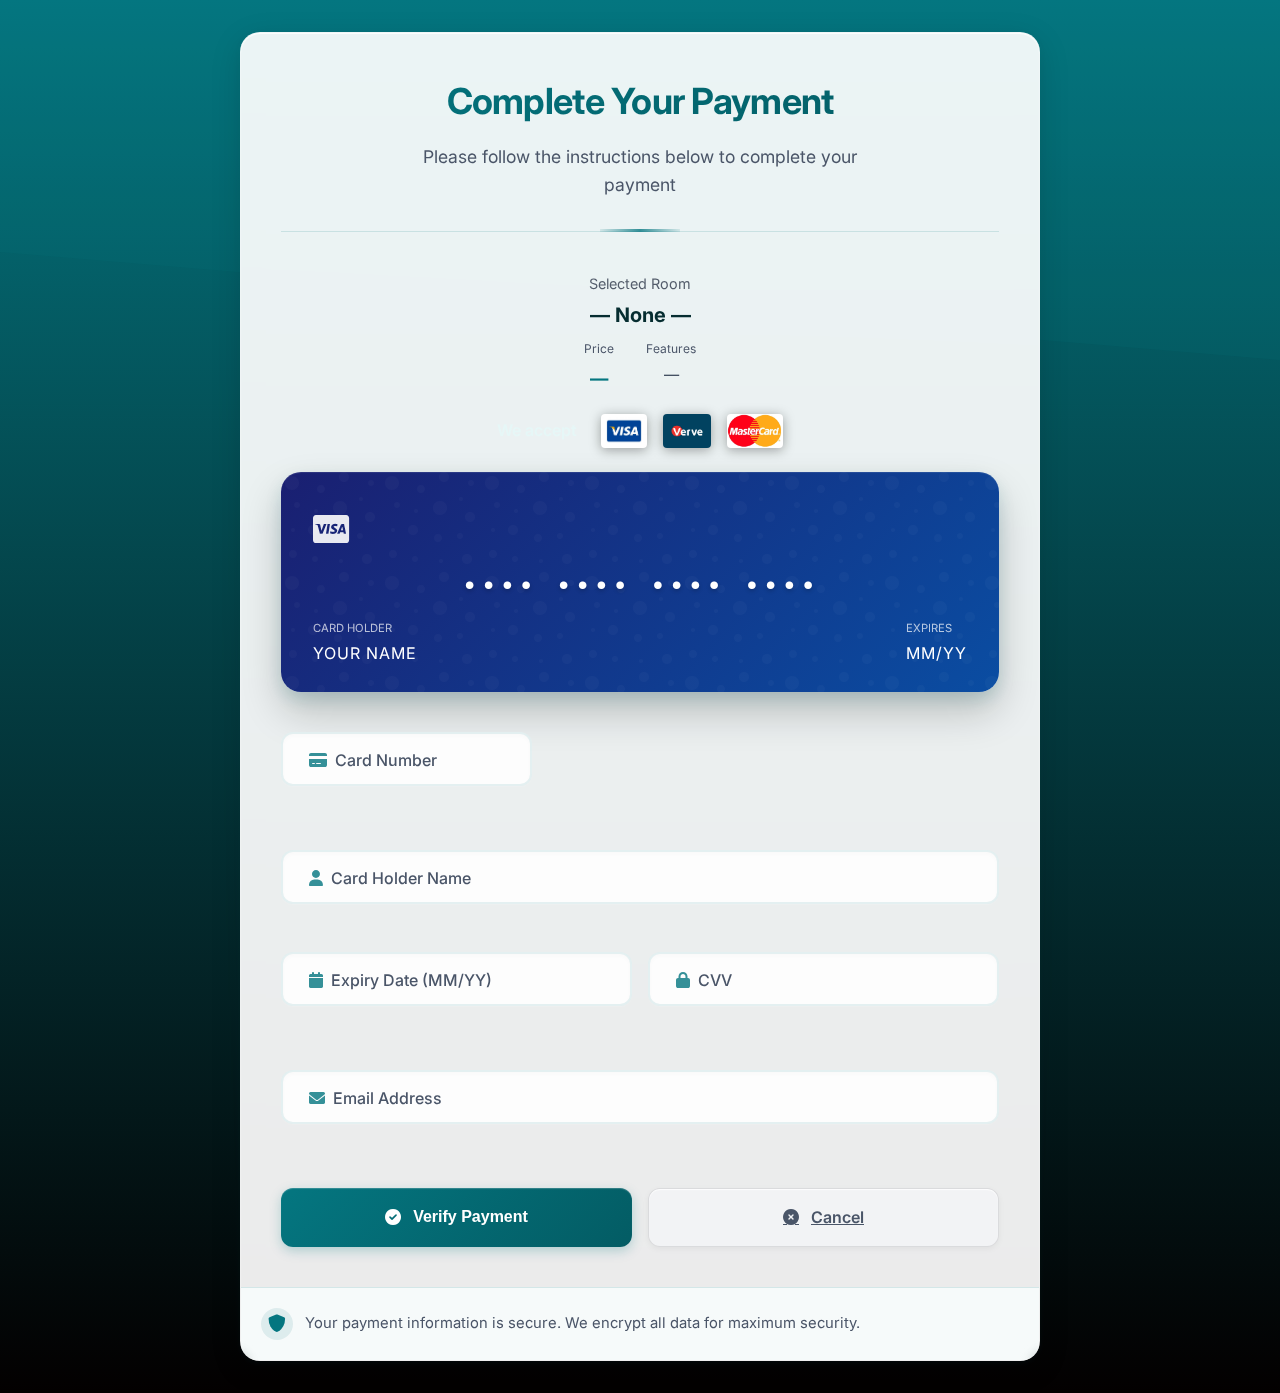
<file: checkout.html>
<!DOCTYPE html>
<html lang="en">
<head>
    <meta charset="UTF-8">
    <meta name="viewport" content="width=device-width, initial-scale=1.0">
    <title>Payment Checkout - Wintel Suites Hotels and Resort</title>
    <meta name="description" content="Secure payment checkout page for Wintel Suites Hotels and Resort">
    
    <!-- Styles -->
    <link rel="stylesheet" href="styles/checkout.css">
    
    <!-- Font Awesome -->
    <link rel="stylesheet" href="https://cdnjs.cloudflare.com/ajax/libs/font-awesome/6.0.0/css/all.min.css">
    
    <!-- Google Fonts -->
    <link href="https://fonts.googleapis.com/css2?family=Inter:wght@400;500;600;700&display=swap" rel="stylesheet">
</head>
<body>
    <div class="checkout-container">
        <div class="checkout-wrapper">
            <!-- Header Section -->
            <div class="checkout-header">
                <h1>Complete Your Payment</h1>
                <p>Please follow the instructions below to complete your payment</p>
            </div>

            <!-- Selected Room (populated from enroll page) -->
            <div class="selected-room-wrap">
                <p class="selected-room-label">Selected Room</p>
                <h2 id="selectedRoomName" class="selected-room-name">— None —</h2>
                <div class="selected-room-meta">
                    <div class="selected-room-price">
                        <span class="meta-label">Price</span>
                        <span id="selectedRoomPrice" class="meta-value">—</span>
                    </div>
                    <div class="selected-room-features">
                        <span class="meta-label">Features</span>
                        <p id="selectedRoomFeatures" class="meta-value">—</p>
                    </div>
                </div>
            </div>

            <!-- Accepted Cards -->
            <div class="accepted-cards" aria-hidden="false">
                <p class="accepted-text">We accept</p>
                <div class="card-logos" role="list">
                    <img src="images/visa.jpg" alt="Visa" role="listitem"/>
                    <img src="images/verve.jpg" alt="Verve" role="listitem"/>
                    <img src="images/mastercard.jpg" alt="MasterCard" role="listitem"/>
                </div>
            </div>

            <!-- Payment Information Section -->
            <div class="payment-info">
                <!-- Card Preview -->
                <div class="card-preview">
                    <div class="card-front">
                        <div class="card-logo">
                            <i class="fab fa-cc-visa"></i>
                        </div>
                        <div class="card-number" id="cardNumberPreview">•••• •••• •••• ••••</div>
                        <div class="card-details">
                            <div class="card-holder">
                                <span class="label">Card Holder</span>
                                <span class="value" id="cardHolderPreview">YOUR NAME</span>
                            </div>
                            <div class="card-expires">
                                <span class="label">Expires</span>
                                <span class="value" id="cardExpiryPreview">MM/YY</span>
                            </div>
                        </div>
                    </div>
                </div>

                <!-- Payment Form -->
                <form id="paymentForm" class="payment-form">
                    <div class="form-row">
                        <div class="form-group">
                            <input type="text" id="cardNumber" name="cardNumber" placeholder=" " required 
                                   pattern="[0-9]{4} [0-9]{4} [0-9]{4} [0-9]{4}" maxlength="19">
                            <label for="cardNumber">
                                <i class="fas fa-credit-card"></i> Card Number
                            </label>
                        </div>
                    </div>

                    <div class="form-group">
                        <input type="text" id="cardHolder" name="cardHolder" placeholder=" " required>
                        <label for="cardHolder">
                            <i class="fas fa-user"></i> Card Holder Name
                        </label>
                    </div>

                    <div class="form-row">
                        <div class="form-group half">
                            <input type="text" id="expiryDate" name="expiryDate" placeholder=" " 
                                   required pattern="(0[1-9]|1[0-2])\/([0-9]{2})" maxlength="5">
                            <label for="expiryDate">
                                <i class="fas fa-calendar"></i> Expiry Date (MM/YY)
                            </label>
                        </div>

                        <div class="form-group half">
                            <input type="text" id="cvv" name="cvv" placeholder=" " 
                                   required pattern="[0-9]{3,4}" maxlength="4">
                            <label for="cvv">
                                <i class="fas fa-lock"></i> CVV
                            </label>
                        </div>
                    </div>

                    <div class="form-group">
                        <input type="email" id="email" name="email" placeholder=" " required>
                        <label for="email">
                            <i class="fas fa-envelope"></i> Email Address
                        </label>
                    </div>

                    <div class="form-actions">
                        <button type="submit" class="submit-btn">
                            <i class="fas fa-check-circle"></i> Verify Payment
                        </button>
                        <a href="index.html" class="cancel-btn">
                            <i class="fas fa-times-circle"></i> Cancel
                        </a>
                    </div>
                </form>
            </div>

            <!-- Security Notice -->
            <div class="security-notice">
                <i class="fas fa-shield-alt"></i>
                <p>Your payment information is secure. We encrypt all data for maximum security.</p>
            </div>
        </div>
    </div>

    <!-- Scripts -->
    <script src="scripts/checkout.js"></script>
    <script src="scripts/card-handler.js"></script>
</body>
</html>
</file>
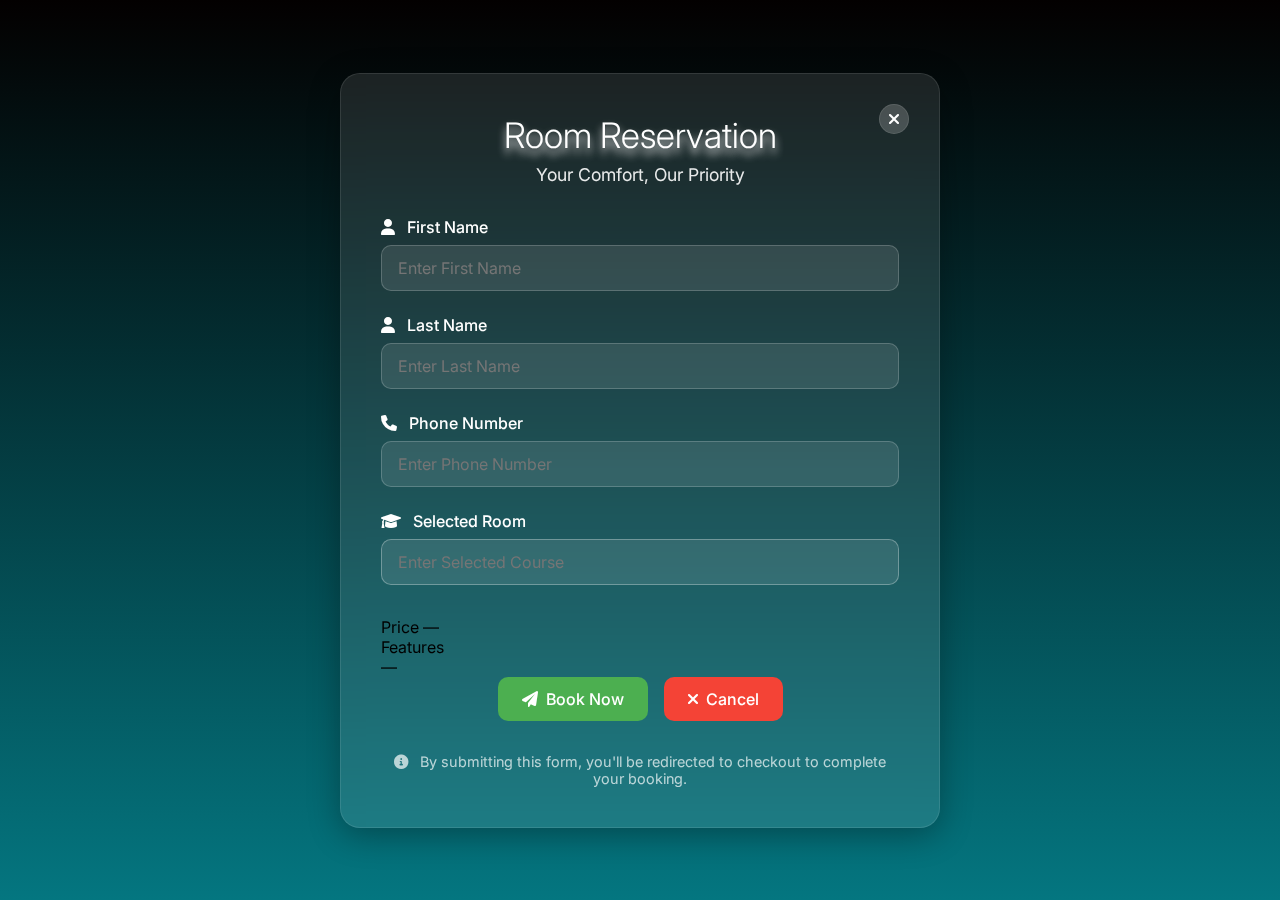
<file: enroll.html>
<!DOCTYPE html>
<html lang="en">
<head>
    <meta charset="UTF-8">
    <meta name="viewport" content="width=device-width, initial-scale=1.0">
    <link rel="shortcut icon" href="images/fa1.jpg" type="image/jpeg">
    <title>Enroll Now - Start Your Learning Journey</title>
    <meta name="description" content="Enroll in FPNO Skills Hub courses - Excellence Through Skills">
    
    <!-- Preconnect to external resources -->
    <link rel="preconnect" href="https://fonts.gstatic.com" crossorigin>
    <link rel="preconnect" href="https://cdnjs.cloudflare.com" crossorigin>

    <!-- Favicon -->
    <link rel="icon" type="image/x-icon" href="images/fav.ico">

    <!-- Styles -->
    <link rel="stylesheet" href="styles/enroll.css">
    
    <!-- Font Awesome -->
    <link rel="stylesheet" href="https://cdnjs.cloudflare.com/ajax/libs/font-awesome/6.0.0/css/all.min.css">
    
    <!-- Google Fonts -->
    <link href="https://fonts.googleapis.com/css2?family=Inter:wght@400;500;600;700&display=swap" rel="stylesheet">

    <!-- Scripts -->
    <script src="scripts/enroll.js" defer></script>
</head>
<body>
    <div class="enrollment-container">
        <div class="enrollment-form-wrapper">
            <div class="form-header">
                <button type="button" class="close-button" onclick="window.location.href='index.html'">
                    <i class="fas fa-times"></i>
                </button>
                <h1>Room Reservation</h1>
                <p>Your Comfort, Our Priority</p>
            </div>

            <form id="enrollmentForm" class="enrollment-form">
                <div class="input-group">
                    <div class="form-field">
                        <label for="firstName">
                            <i class="fas fa-user"></i> First Name
                        </label>
                        <input type="text" id="firstName" name="firstName" placeholder="Enter First Name" required>
                    </div>

                    <div class="form-field">
                        <label for="lastName">
                            <i class="fas fa-user"></i> Last Name
                        </label>
                        <input type="text" id="lastName" name="lastName" placeholder="Enter Last Name" required>
                    </div>

                    <div class="form-field">
                        <label for="phone">
                            <i class="fas fa-phone"></i> Phone Number
                        </label>
                        <input type="tel" id="phone" name="phone" placeholder="Enter Phone Number" required>
                    </div>

                    <div class="form-field">
                        <label for="selectedCourse">
                            <i class="fas fa-graduation-cap"></i> Selected Room
                        </label>
                        <input type="text" id="selectedCourse" name="course" placeholder="Enter Selected Course" readonly required>
                    </div>
                </div>

                <div class="selected-info">
                    <div class="price">
                        <span class="price-label">Price</span>
                        <span id="selectedPrice" class="price-value">—</span>
                    </div>
                    <div class="features">
                        <span class="features-label">Features</span>
                        <p id="selectedFeatures" class="features-value">—</p>
                    </div>
                </div>

                <div class="button-group">
                    <button type="submit" class="send-request">
                        <i class="fas fa-paper-plane"></i> Book Now
                    </button>
                    <button type="button" class="cancel-enrollment" onclick="window.location.href='index.html'">
                        <i class="fas fa-times"></i> Cancel
                    </button>
                </div>
            </form>

            <div class="form-footer">
                <p>
                    <i class="fas fa-info-circle"></i> 
                    By submitting this form, you'll be redirected to checkout to complete your booking.
                </p>
            </div>
        </div>
    </div>
</body>
</html>
</file>
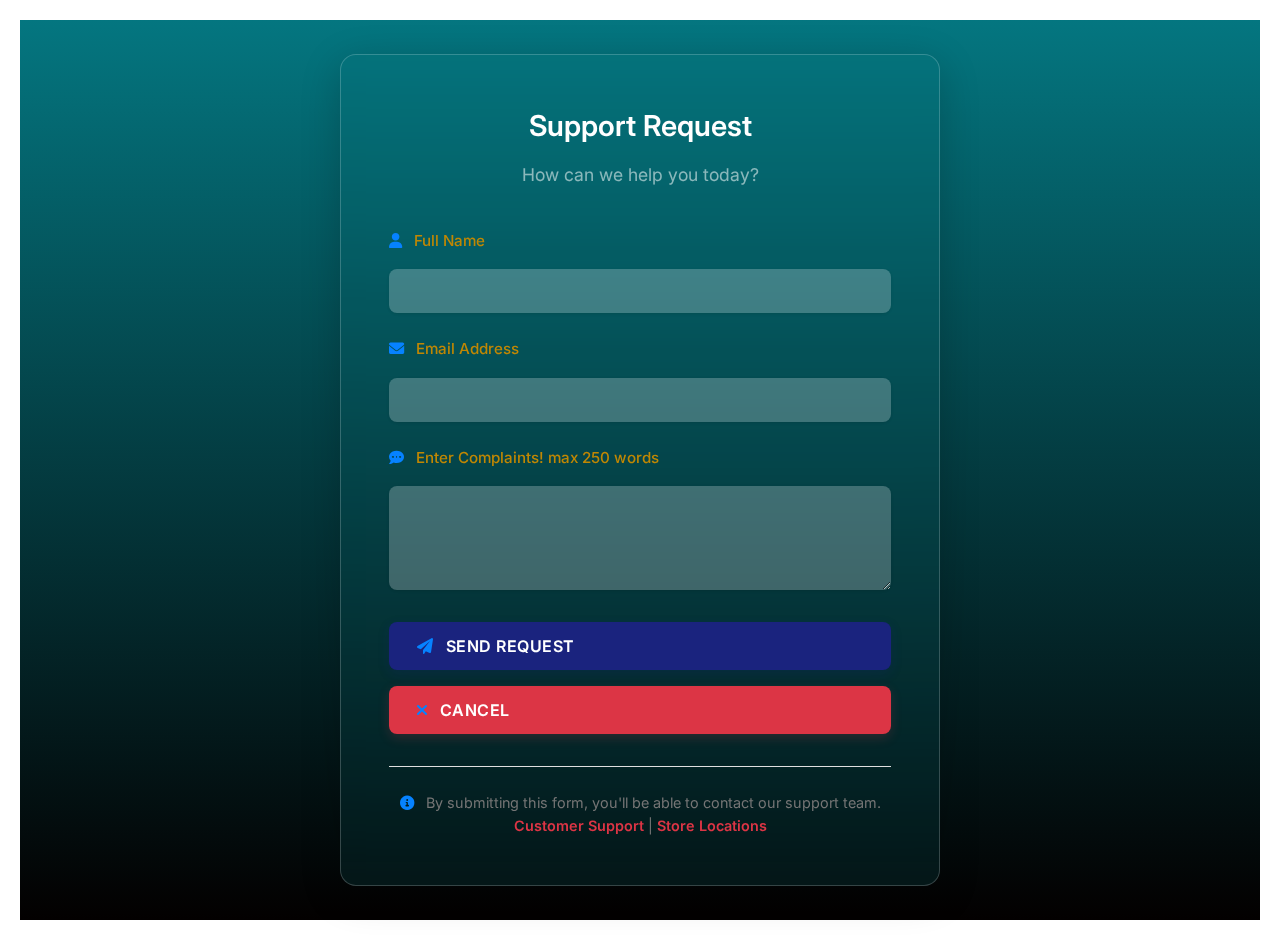
<file: support.html>
<!DOCTYPE html>
<html lang="en">
<head>
    <meta charset="UTF-8">
    <meta name="viewport" content="width=device-width, initial-scale=1.0">
    <link rel="shortcut icon" href="images/fa1.jpg" type="image/jpeg">
    <title>24/7 Support - Here to Help You Succeed</title>
    <meta name="description" content="Contact FPNO Skills Hub Support - Excellence Through Service">
    
    <!-- Preconnect to external resources -->
    <link rel="preconnect" href="https://fonts.gstatic.com" crossorigin>
    <link rel="preconnect" href="https://cdnjs.cloudflare.com" crossorigin>

    <!-- Favicon -->
    <link rel="icon" type="image/x-icon" href="images/fav.ico">

    <!-- Styles -->
    <link rel="stylesheet" href="styles/support.css">
    
    <!-- Font Awesome -->
    <link rel="stylesheet" href="https://cdnjs.cloudflare.com/ajax/libs/font-awesome/6.0.0/css/all.min.css">
    
    <!-- Google Fonts -->
    <link href="https://fonts.googleapis.com/css2?family=Inter:wght@400;500;600;700&display=swap" rel="stylesheet">

    <!-- Scripts -->
    <script src="scripts/support.js" defer></script>
</head>
<body>
    <div class="support-container">
        <div class="support-form-wrapper">
            <div id="successModal" style="display:none;position:fixed;top:0;left:0;width:100vw;height:100vh;background:rgba(0,0,0,0.5);z-index:9999;justify-content:center;align-items:center;">
                <div style="background:#fff;padding:2rem 2.5rem;border-radius:16px;box-shadow:0 4px 24px rgba(0,0,0,0.15);text-align:center;max-width:90vw;">
                    <div id="tickAnim" style="margin-bottom:1rem;">
                        <svg width="60" height="60" viewBox="0 0 60 60">
                            <circle cx="30" cy="30" r="28" fill="#eafaf1" stroke="#4CAF50" stroke-width="2"/>
                            <polyline points="18,32 28,42 42,22" fill="none" stroke="#4CAF50" stroke-width="4" stroke-linecap="round" stroke-linejoin="round" />
                        </svg>
                    </div>
                    <h2 style="color:#4CAF50;margin-bottom:0.5rem;">Message Sent Successfully!</h2>
                    <p style="color:#333;font-size:1rem;">You will be contacted via your email address.</p>
                </div>
            </div>
            <div class="form-header">
                
                <h1>Support Request</h1>
                <p>How can we help you today?</p>
            </div>

            <form id="supportForm" class="support-form">
                <div class="input-group">
                    <div class="form-field">
                        <label for="name">
                            <i class="fas fa-user"></i> Full Name
                        </label>
                        <input type="text" id="name" name="name" required>
                    </div>

                    <div class="form-field">
                        <label for="email">
                            <i class="fas fa-envelope"></i> Email Address
                        </label>
                        <input type="email" id="email" name="email" required>
                    </div>


                    <div class="form-field">
                        <label for="message">
                            <i class="fas fa-comment-dots"></i> Enter Complaints! max 250 words
                        </label>
                        <textarea id="message" name="message" rows="4" required></textarea>
                    </div>
                </div>

                <div class="button-group">
                    <button type="submit" class="send-request">
                        <i class="fas fa-paper-plane"></i> <span id="sendBtnText">Send Request</span>
                    </button>
                    <button type="submit" class="send-request" id="sendBtn" style="display:none;"></button>
                    <button type="button" class="cancel-support" onclick="window.location.href='index.html'">
                        <i class="fas fa-times"></i> Cancel
                    </button>
                </div>
            </form>

            <div class="form-footer">
                <p>
                    <i class="fas fa-info-circle"></i> 
                    By submitting this form, you'll be able to contact our support team.<br>
                    <a href="support.html" style="color:#dc3545;text-decoration:none;font-weight:600;">Customer Support</a> | <a href="map.html" style="color:#dc3545;text-decoration:none;font-weight:600;">Store Locations</a>
                </p>
            </div>
        </div>
    </div>
</body>
</html>
</file>
<file: styles/checkout.css>
/* Checkout Page Styles */
:root {
    --primary-color: #1a73e8;
    --secondary-color: #34a853;
    --danger-color: #ea4335;
    --text-color: #333;
    --border-color: #e0e0e0;
    --background-color: #f8f9fa;
    --white: #ffffff;
    --shadow: 0 2px 10px rgba(0, 0, 0, 0.1);
}

* {
    margin: 0;
    padding: 0;
    box-sizing: border-box;
}

body {
    font-family: 'Inter', sans-serif;
    /* professional deep teal-to-black gradient as requested */
    background: linear-gradient(to bottom, #047680ff, #030000ff);
    color: var(--text-color);
    line-height: 1.6;
}

.checkout-container {
    min-height: 100vh;
    padding: 2rem;
    display: flex;
    justify-content: center;
    align-items: center;
    position: relative;
    overflow: hidden;
}

.checkout-container::before {
    content: '';
    position: absolute;
    top: 0;
    left: 0;
    right: 0;
    height: 40vh;
    background: rgba(4, 118, 128, 0.15);
    clip-path: polygon(0 0, 100% 0, 100% 100%, 0 70%);
    z-index: 1;
}

.checkout-wrapper {
    position: relative;
    z-index: 2;
    background: rgba(255, 255, 255, 0.92);
    border-radius: 20px;
    box-shadow: 
        0 8px 32px rgba(0, 0, 0, 0.12),
        0 2px 8px rgba(4, 118, 128, 0.08),
        inset 0 1px 1px rgba(255, 255, 255, 0.9);
    width: 100%;
    max-width: 800px;
    padding: 2.5rem;
    backdrop-filter: blur(10px);
    border: 1px solid rgba(255, 255, 255, 0.2);
}

/* Accepted card logos */
.accepted-cards {
    display: flex;
    align-items: center;
    justify-content: center;
    gap: 1rem;
    margin: 1rem 0 1.5rem;
    color: #f1f1f1;
}

.accepted-text {
    font-weight: 600;
    color: #e6f7f7;
    margin-right: 0.5rem;
}

/* Selected room summary styling */
.selected-room-wrap {
    text-align: center;
    margin: 0 0 1.25rem;
}

.selected-room-label {
    color: rgba(45,55,72,0.8);
    font-size: 0.9rem;
    margin-bottom: 0.25rem;
}

.selected-room-name {
    font-size: 1.25rem;
    color: #062d30;
    margin-bottom: 0.5rem;
}

.selected-room-meta {
    display: flex;
    justify-content: center;
    gap: 2rem;
    align-items: flex-start;
    margin-top: 0.5rem;
    flex-wrap: wrap;
}

.selected-room-price .meta-label,
.selected-room-features .meta-label {
    display: block;
    font-size: 0.75rem;
    color: #4a5568;
    margin-bottom: 6px;
}

.selected-room-price .meta-value {
    font-size: 1.15rem;
    font-weight: 700;
    color: #047680;
}

.selected-room-features .meta-value {
    max-width: 480px;
    font-size: 0.95rem;
    color: #334155;
    margin: 0;
    line-height: 1.4;
}

@media (max-width: 480px) {
    .selected-room-meta {
        gap: 1rem;
        flex-direction: column;
        align-items: center;
    }
}

.card-logos {
    display: flex;
    align-items: center;
    gap: 1rem;
}

.card-logos img {
    height: 34px;
    width: auto;
    display: block;
    filter: drop-shadow(0 2px 6px rgba(0,0,0,0.35));
    border-radius: 4px;
}

@media (max-width: 480px) {
    .card-logos img {
        height: 28px;
    }
}

.checkout-header {
    text-align: center;
    margin-bottom: 2.5rem;
    padding-bottom: 2rem;
    border-bottom: 1px solid rgba(4, 118, 128, 0.15);
    position: relative;
}

.checkout-header::after {
    content: '';
    position: absolute;
    bottom: -1px;
    left: 50%;
    transform: translateX(-50%);
    width: 80px;
    height: 3px;
    background: linear-gradient(90deg, rgba(4, 118, 128, 0.1), rgba(4, 118, 128, 0.8), rgba(4, 118, 128, 0.1));
}

.checkout-header h1 {
    font-size: 2.25rem;
    background: linear-gradient(135deg, #047680, #035c64);
    -webkit-background-clip: text;
    background-clip: text;
    color: transparent;
    margin-bottom: 0.75rem;
    letter-spacing: -0.02em;
    font-weight: 700;
}

.checkout-header p {
    color: #4a5568;
    font-size: 1.1rem;
    max-width: 500px;
    margin: 0 auto;
    line-height: 1.6;
}

/* Bank Details Styles */
.card-preview {
    background: linear-gradient(135deg, #1a1f71, #0a4da2);
    padding: 2rem;
    border-radius: 20px;
    margin-bottom: 2.5rem;
    box-shadow: 
        0 20px 40px rgba(0, 0, 0, 0.2),
        0 8px 16px rgba(4, 118, 128, 0.15),
        inset 0 1px 1px rgba(255, 255, 255, 0.1);
    position: relative;
    overflow: hidden;
    height: 220px;
    transform-style: preserve-3d;
    transition: all 0.6s cubic-bezier(0.4, 0, 0.2, 1);
}

.card-preview::before {
    content: '';
    position: absolute;
    top: 0;
    left: 0;
    right: 0;
    bottom: 0;
    background: url("data:image/svg+xml,%3Csvg width='100' height='100' viewBox='0 0 100 100' xmlns='http://www.w3.org/2000/svg'%3E%3Cpath d='M11 18c3.866 0 7-3.134 7-7s-3.134-7-7-7-7 3.134-7 7 3.134 7 7 7zm48 25c3.866 0 7-3.134 7-7s-3.134-7-7-7-7 3.134-7 7 3.134 7 7 7zm-43-7c1.657 0 3-1.343 3-3s-1.343-3-3-3-3 1.343-3 3 1.343 3 3 3zm63 31c1.657 0 3-1.343 3-3s-1.343-3-3-3-3 1.343-3 3 1.343 3 3 3zM34 90c1.657 0 3-1.343 3-3s-1.343-3-3-3-3 1.343-3 3 1.343 3 3 3zm56-76c1.657 0 3-1.343 3-3s-1.343-3-3-3-3 1.343-3 3 1.343 3 3 3zM12 86c2.21 0 4-1.79 4-4s-1.79-4-4-4-4 1.79-4 4 1.79 4 4 4zm28-65c2.21 0 4-1.79 4-4s-1.79-4-4-4-4 1.79-4 4 1.79 4 4 4zm23-11c2.76 0 5-2.24 5-5s-2.24-5-5-5-5 2.24-5 5 2.24 5 5 5zm-6 60c2.21 0 4-1.79 4-4s-1.79-4-4-4-4 1.79-4 4 1.79 4 4 4zm29 22c2.76 0 5-2.24 5-5s-2.24-5-5-5-5 2.24-5 5 2.24 5 5 5zM32 63c2.76 0 5-2.24 5-5s-2.24-5-5-5-5 2.24-5 5 2.24 5 5 5zm57-13c2.76 0 5-2.24 5-5s-2.24-5-5-5-5 2.24-5 5 2.24 5 5 5zm-9-21c1.105 0 2-.895 2-2s-.895-2-2-2-2 .895-2 2 .895 2 2 2zM60 91c1.105 0 2-.895 2-2s-.895-2-2-2-2 .895-2 2 .895 2 2 2zM35 41c1.105 0 2-.895 2-2s-.895-2-2-2-2 .895-2 2 .895 2 2 2zM12 60c1.105 0 2-.895 2-2s-.895-2-2-2-2 .895-2 2 .895 2 2 2z' fill='rgba(255,255,255,0.05)' fill-rule='evenodd'/%3E%3C/svg%3E");
    opacity: 0.5;
}

.card-front {
    position: relative;
    height: 100%;
    display: flex;
    flex-direction: column;
    justify-content: space-between;
    color: white;
}

.card-logo {
    font-size: 2rem;
    opacity: 0.9;
}

.card-number {
    font-size: 1.75rem;
    letter-spacing: 2px;
    font-family: 'Courier New', monospace;
    text-align: center;
    padding: 10px 0;
    text-shadow: 0 2px 4px rgba(0, 0, 0, 0.2);
}

.card-details {
    display: flex;
    justify-content: space-between;
    font-size: 0.9rem;
    text-transform: uppercase;
}

.card-holder .label,
.card-expires .label {
    display: block;
    font-size: 0.7rem;
    opacity: 0.7;
    margin-bottom: 4px;
}

.card-holder .value,
.card-expires .value {
    font-size: 1rem;
    letter-spacing: 1px;
}

.form-row {
    display: flex;
    gap: 1rem;
    margin-bottom: 1rem;
}

.form-group.half {
    flex: 1;
    min-width: 0;
}

.detail-item {
    display: flex;
    align-items: center;
    padding: 1rem 1.25rem;
    background: rgba(255, 255, 255, 0.9);
    border-radius: 12px;
    border: 1px solid rgba(4, 118, 128, 0.1);
    transition: all 0.3s ease;
    position: relative;
    overflow: hidden;
}

.detail-item::before {
    content: '';
    position: absolute;
    left: 0;
    top: 0;
    height: 100%;
    width: 4px;
    background: linear-gradient(to bottom, #047680, #035c64);
    opacity: 0;
    transition: opacity 0.3s ease;
}

.detail-item:hover {
    transform: translateX(4px);
    border-color: rgba(4, 118, 128, 0.2);
    box-shadow: 
        0 4px 12px rgba(4, 118, 128, 0.08),
        inset 0 1px 1px rgba(255, 255, 255, 0.6);
}

.detail-item:hover::before {
    opacity: 1;
}

.detail-item .label {
    font-weight: 600;
    min-width: 150px;
    color: #2d3748;
    position: relative;
    padding-left: 1.5rem;
}

.detail-item .label::before {
    content: '';
    position: absolute;
    left: 0;
    top: 50%;
    transform: translateY(-50%);
    width: 8px;
    height: 8px;
    background: #047680;
    border-radius: 50%;
    opacity: 0.6;
}

.detail-item .value {
    flex: 1;
    color: #047680;
    font-family: 'Monaco', 'Consolas', monospace;
    font-size: 1.1rem;
    letter-spacing: 0.5px;
    padding: 0.25rem 0.5rem;
    background: rgba(4, 118, 128, 0.05);
    border-radius: 6px;
    transition: all 0.3s ease;
}

.detail-item:hover .value {
    background: rgba(4, 118, 128, 0.08);
}

.copy-btn {
    background: rgba(4, 118, 128, 0.1);
    border: none;
    color: #047680;
    cursor: pointer;
    padding: 0.5rem;
    border-radius: 8px;
    transition: all 0.3s ease;
    position: relative;
    width: 36px;
    height: 36px;
    display: flex;
    align-items: center;
    justify-content: center;
}

.copy-btn::before {
    content: 'Copy';
    position: absolute;
    background: #2d3748;
    color: white;
    padding: 0.4rem 0.8rem;
    border-radius: 6px;
    font-size: 0.75rem;
    bottom: 100%;
    left: 50%;
    transform: translateX(-50%) translateY(10px);
    opacity: 0;
    pointer-events: none;
    transition: all 0.3s ease;
}

.copy-btn::after {
    content: '';
    position: absolute;
    bottom: 100%;
    left: 50%;
    transform: translateX(-50%);
    border: 6px solid transparent;
    border-top-color: #2d3748;
    opacity: 0;
    transition: all 0.3s ease;
}

.copy-btn:hover {
    background: rgba(4, 118, 128, 0.15);
    transform: translateY(-2px);
}

.copy-btn:hover::before,
.copy-btn:hover::after {
    opacity: 1;
    transform: translateX(-50%) translateY(0);
}

.copy-btn.copied {
    background: rgba(52, 168, 83, 0.15);
    color: #34a853;
    animation: pulse 0.5s ease;
}

.copy-btn.copied::before {
    content: 'Copied!';
    background: #34a853;
}

.copy-btn.copied::after {
    border-top-color: #34a853;
}

@keyframes pulse {
    0% { transform: scale(1); }
    50% { transform: scale(1.2); }
    100% { transform: scale(1); }
}

/* Form Styles */
.payment-form {
    display: grid;
    gap: 1.5rem;
}

.form-group {
    display: grid;
    gap: 0.5rem;
    position: relative;
    margin-bottom: 1.5rem;
}

.form-group label {
    font-weight: 500;
    display: flex;
    align-items: center;
    gap: 0.5rem;
    position: absolute;
    left: 1.25rem;
    top: 1rem;
    background: transparent;
    transition: all 0.3s ease;
    padding: 0 0.5rem;
    color: #4a5568;
    pointer-events: none;
}

.form-group input:focus ~ label,
.form-group input:not(:placeholder-shown) ~ label {
    transform: translateY(-2rem) scale(0.85);
    color: #047680;
    font-weight: 600;
    background: linear-gradient(180deg, transparent 45%, white 45%, white 100%);
}

.form-group label i {
    color: #047680;
    transition: all 0.3s ease;
    opacity: 0.8;
}

.form-group input:focus ~ label i,
.form-group input:not(:placeholder-shown) ~ label i {
    transform: scale(1.1);
    opacity: 1;
}

.form-group input {
    padding: 1rem 1.25rem;
    border: 2px solid rgba(4, 118, 128, 0.1);
    border-radius: 12px;
    font-size: 1rem;
    transition: all 0.3s ease;
    background: rgba(255, 255, 255, 0.9);
    box-shadow: 
        inset 0 2px 4px rgba(0, 0, 0, 0.02),
        0 1px 2px rgba(255, 255, 255, 0.15);
}

.form-group input:hover {
    border-color: rgba(4, 118, 128, 0.3);
    background: rgba(255, 255, 255, 1);
}

.form-group input:focus {
    outline: none;
    border-color: rgba(4, 118, 128, 0.8);
    background: #ffffff;
    box-shadow: 
        0 0 0 4px rgba(4, 118, 128, 0.1),
        inset 0 2px 4px rgba(0, 0, 0, 0);
    transform: translateY(-1px);
}

/* Receipt Upload Styles */
.receipt-upload {
    margin-top: 1rem;
}

.upload-area {
    position: relative;
    border: 2px dashed rgba(4, 118, 128, 0.2);
    border-radius: 16px;
    padding: 2.5rem 2rem;
    text-align: center;
    cursor: pointer;
    transition: all 0.4s ease;
    background: rgba(255, 255, 255, 0.5);
    overflow: hidden;
}

.upload-area::before {
    content: '';
    position: absolute;
    top: 0;
    left: 0;
    right: 0;
    bottom: 0;
    background: linear-gradient(45deg, rgba(4, 118, 128, 0.05) 25%, transparent 25%,
                transparent 50%, rgba(4, 118, 128, 0.05) 50%, 
                rgba(4, 118, 128, 0.05) 75%, transparent 75%, transparent);
    background-size: 20px 20px;
    opacity: 0;
    transition: opacity 0.4s ease;
}

.upload-area:hover {
    border-color: rgba(4, 118, 128, 0.4);
    transform: translateY(-2px);
    box-shadow: 
        0 8px 24px rgba(4, 118, 128, 0.15),
        inset 0 1px 2px rgba(255, 255, 255, 0.8);
}

.upload-area:hover::before {
    opacity: 1;
    animation: slideBackground 20s linear infinite;
}

@keyframes slideBackground {
    from {
        background-position: 0 0;
    }
    to {
        background-position: 40px 40px;
    }
}

.upload-area input[type="file"] {
    position: absolute;
    width: 100%;
    height: 100%;
    top: 0;
    left: 0;
    opacity: 0;
    cursor: pointer;
}

.upload-message {
    display: grid;
    gap: 1rem;
    position: relative;
    z-index: 1;
}

.upload-message i {
    font-size: 2.5rem;
    color: #047680;
    background: rgba(4, 118, 128, 0.1);
    width: 80px;
    height: 80px;
    display: flex;
    align-items: center;
    justify-content: center;
    border-radius: 50%;
    margin: 0 auto;
    transition: all 0.3s ease;
}

.upload-area:hover .upload-message i {
    transform: scale(1.1) translateY(-5px);
    background: rgba(4, 118, 128, 0.15);
}

.file-types {
    font-size: 0.875rem;
    color: #4a5568;
    background: rgba(4, 118, 128, 0.05);
    padding: 0.5rem 1rem;
    border-radius: 20px;
    display: inline-block;
    margin-top: 0.5rem;
}

.preview-area {
    margin-top: 1.5rem;
    display: grid;
    gap: 1rem;
    padding: 1rem;
    background: rgba(255, 255, 255, 0.5);
    border-radius: 12px;
    border: 1px solid rgba(4, 118, 128, 0.1);
}

.preview-area {
    margin-top: 1rem;
    display: grid;
    gap: 0.5rem;
}

.preview-area img {
    max-width: 200px;
    border-radius: 4px;
}

/* Button Styles */
.form-actions {
    display: grid;
    grid-template-columns: 1fr 1fr;
    gap: 1rem;
    margin-top: 1rem;
}

.submit-btn, .cancel-btn {
    padding: 1rem 1.5rem;
    border: none;
    border-radius: 12px;
    font-size: 1rem;
    font-weight: 600;
    cursor: pointer;
    display: flex;
    align-items: center;
    justify-content: center;
    gap: 0.75rem;
    transition: all 0.3s cubic-bezier(0.4, 0, 0.2, 1);
    position: relative;
    overflow: hidden;
}

.submit-btn {
    background: linear-gradient(135deg, #047680, #035c64);
    color: #ffffff;
    box-shadow: 
        0 4px 12px rgba(4, 118, 128, 0.25),
        inset 0 1px 1px rgba(255, 255, 255, 0.2);
}

.submit-btn::before {
    content: '';
    position: absolute;
    top: 0;
    left: -100%;
    width: 100%;
    height: 100%;
    background: linear-gradient(
        90deg,
        transparent,
        rgba(255, 255, 255, 0.2),
        transparent
    );
    transition: 0.5s;
}

.submit-btn:hover::before {
    left: 100%;
}

.cancel-btn {
    background: rgba(243, 244, 246, 0.9);
    color: #4a5568;
    border: 1px solid rgba(0, 0, 0, 0.1);
    box-shadow: 
        0 2px 6px rgba(0, 0, 0, 0.05),
        inset 0 1px 1px rgba(255, 255, 255, 0.8);
}

.submit-btn:hover {
    transform: translateY(-2px);
    box-shadow: 0 6px 16px rgba(4, 118, 128, 0.35);
}

.cancel-btn:hover {
    transform: translateY(-2px);
    background: rgba(243, 244, 246, 1);
    box-shadow: 0 4px 12px rgba(0, 0, 0, 0.1);
}

/* Security Notice */
.security-notice {
    margin-top: 2.5rem;
    padding: 1.25rem;
    border-top: 1px solid rgba(4, 118, 128, 0.15);
    display: flex;
    align-items: center;
    gap: 0.75rem;
    color: #4a5568;
    font-size: 0.925rem;
    background: rgba(4, 118, 128, 0.03);
    border-radius: 0 0 16px 16px;
    margin: 2.5rem -2.5rem -2.5rem;
    backdrop-filter: blur(4px);
}

.security-notice i {
    color: #047680;
    font-size: 1.1rem;
    background: rgba(4, 118, 128, 0.1);
    width: 32px;
    height: 32px;
    display: flex;
    align-items: center;
    justify-content: center;
    border-radius: 50%;
}

/* Responsive Design */
@media (max-width: 768px) {
    .checkout-container {
        padding: 1rem;
    }

    .checkout-wrapper {
        padding: 1.5rem;
    }

    .form-actions {
        grid-template-columns: 1fr;
    }

    .detail-item {
        flex-direction: column;
        align-items: flex-start;
        gap: 0.5rem;
    }

    .detail-item .label {
        min-width: auto;
    }
}

/* Compact & Mobile-specific styles */
@media (max-width: 480px) {
    .checkout-wrapper {
        padding: 1rem;
        border-radius: 12px;
    }

    .card-preview {
        height: 140px;
        padding: 1rem;
        border-radius: 12px;
        margin-bottom: 1rem;
    }

    .card-number {
        font-size: 1.15rem;
        letter-spacing: 1.5px;
    }

    .card-logo {
        font-size: 1.25rem;
    }

    .card-details {
        font-size: 0.8rem;
    }

    .form-row {
        flex-direction: column;
        gap: 0.75rem;
    }

    .form-group input {
        padding: 0.75rem 1rem;
        border-radius: 10px;
        font-size: 0.95rem;
    }

    .form-group label {
        left: 1rem;
        top: 0.8rem;
        font-size: 0.85rem;
    }

    .form-group input:focus ~ label,
    .form-group input:not(:placeholder-shown) ~ label {
        transform: translateY(-1.6rem) scale(0.88);
    }

    .form-actions {
        display: grid;
        grid-template-columns: 1fr;
        gap: 0.6rem;
    }

    .submit-btn, .cancel-btn {
        width: 100%;
        padding: 0.9rem 1rem;
        border-radius: 10px;
        font-size: 0.98rem;
    }

    .upload-area {
        padding: 1.25rem 1rem;
    }

    .preview-area img {
        max-width: 140px;
    }

    .accepted-cards {
        gap: 0.5rem;
    }

    .card-logos img {
        height: 24px;
    }

    .security-notice {
        font-size: 0.85rem;
        gap: 0.5rem;
    }
}

@media (min-width: 481px) and (max-width: 1024px) {
    .checkout-wrapper {
        padding: 1.5rem;
        max-width: 720px;
    }

    .card-preview {
        height: 180px;
        padding: 1.25rem;
        margin-bottom: 1.25rem;
    }

    .form-row {
        gap: 0.85rem;
    }

    .form-group input {
        padding: 0.9rem 1.1rem;
    }

    .form-actions {
        grid-template-columns: 1fr 1fr;
        gap: 0.75rem;
    }
}
</file>
<file: styles/enroll.css>
/* Reset and Base Styles */
* {
    margin: 0;
    padding: 0;
    box-sizing: border-box;
    font-family: 'Inter', sans-serif;
}

body {
    min-height: 100vh;
    background: linear-gradient(to top, #047680ff, #030000ff);
    display: flex;
    justify-content: center;
    align-items: center;
    padding: 20px;
}

/* Enrollment Container */
.enrollment-container {
    width: 100%;
    max-width: 600px;
    margin: 0 auto;
}

.enrollment-form-wrapper {
    background: rgba(255, 255, 255, 0.1);
    backdrop-filter: blur(10px);
    padding: 2.5rem;
    border-radius: 20px;
    box-shadow: 0 8px 32px rgba(0, 0, 0, 0.3);
    border: 1px solid rgba(255, 255, 255, 0.1);
}

/* Form Header */
.form-header {
    text-align: center;
    margin-bottom: 2rem;
    color: white;
    position: relative;
    
}

.close-button {
    position: absolute;
    top: -10px;
    right: -10px;
    background: rgba(255, 255, 255, 0.1);
    border: none;
    color: white;
    width: 30px;
    height: 30px;
    border-radius: 50%;
    display: flex;
    align-items: center;
    justify-content: center;
    cursor: pointer;
    transition: all 0.3s ease;
    backdrop-filter: blur(5px);
    border: 1px solid rgba(255, 255, 255, 0.1);
}

.close-button:hover {
    background: rgba(255, 255, 255, 0.2);
    transform: scale(1.1);
}

.close-button i {
    font-size: 16px;
}

.form-header h1 {
    font-size: 2.2rem;
    font-weight: 700;
    margin-bottom: 0.5rem;
    font-weight: 300;
    text-shadow:0 6px 8px rgb(255, 255, 255);
}

.form-header p {
    font-size: 1.1rem;
    opacity: 0.9;
}

/* Form Fields */
.input-group {
    display: grid;
    gap: 1.5rem;
    margin-bottom: 2rem;
}

.form-field {
    display: flex;
    flex-direction: column;
    gap: 0.5rem;
}

.form-field label {
    color: white;
    font-size: 1rem;
    font-weight: 500;
}

.form-field label i {
    margin-right: 0.5rem;
}

.form-field input,
.form-field select {
    padding: 12px 16px;
    border: 1px solid rgba(255, 255, 255, 0.2);
    border-radius: 10px;
    background: rgba(255, 255, 255, 0.1);
    color: white;
    font-size: 1rem;
    transition: all 0.3s ease;
}

.form-field input:focus,
.form-field select:focus {
    outline: none;
    border-color: rgba(255, 255, 255, 0.5);
    background: rgba(255, 255, 255, 0.15);
}

.form-field input[readonly] {
    background: rgba(255, 255, 255, 0.1);
    color: white;
    cursor: default;
    border: 1px solid rgba(255, 255, 255, 0.3);
}

.form-field input[readonly]:focus {
    border-color: rgba(255, 255, 255, 0.3);
    background: rgba(255, 255, 255, 0.1);
}

.form-field select option {
    background: #06001c;
    color: white;
}

/* Buttons */
.button-group {
    display: flex;
    gap: 1rem;
    justify-content: center;
}

.button-group button {
    padding: 12px 24px;
    border: none;
    border-radius: 10px;
    font-size: 1rem;
    font-weight: 500;
    cursor: pointer;
    transition: all 0.3s ease;
    display: flex;
    align-items: center;
    gap: 0.5rem;
}

.send-request {
    background: #4CAF50;
    color: white;
}

.send-request:hover {
    background: #45a049;
    transform: translateY(-2px);
}

.cancel-enrollment {
    background: #f44336;
    color: white;
}

.cancel-enrollment:hover {
    background: #da190b;
    transform: translateY(-2px);
}

/* Form Footer */
.form-footer {
    margin-top: 2rem;
    text-align: center;
    color: rgba(255, 255, 255, 0.7);
    font-size: 0.9rem;
}

.form-footer i {
    margin-right: 0.5rem;
}

/* Responsive Design */
@media (max-width: 768px) {
    .enrollment-form-wrapper {
        padding: 1.5rem;
    }

    .form-header h1 {
        font-size: 1.8rem;
    }

    .button-group {
        flex-direction: column;
    }

    .button-group button {
        width: 100%;
    }
}

/* Animations */
@keyframes fadeIn {
    from {
        opacity: 0;
        transform: translateY(20px);
    }
    to {
        opacity: 1;
        transform: translateY(0);
    }
}

.enrollment-form-wrapper {
    animation: fadeIn 0.6s ease-out;
}

/* Loading State */
.button-group button.loading {
    opacity: 0.7;
    cursor: not-allowed;
}

.button-group button.loading i {
    animation: spin 1s linear infinite;
}

@keyframes spin {
    100% {
        transform: rotate(360deg);
    }
}
</file>
<file: styles/support.css>
/* Reset and Base Styles */
* {
    margin: 0;
    padding: 0;
    box-sizing: border-box;
    font-family: 'Inter', sans-serif;
}
.form-header i,
    .form-field label i,
    .form-footer i,
    .button-group button i {
        color: #0682ff !important;
    }

/* Responsive Design */
@media (max-width: 768px) {
    .form-header i,
    .form-field label i,
    .form-footer i,
    .button-group button i {
        color: #fff !important;
    }
    body {
        padding: 16px;
    }
    
    .support-form-wrapper {
        padding: 1.5rem;
        margin: 0;
        width: 100%;
        max-width: 100%;
        border-radius: 12px;
    }

    .form-header h1 {
        font-size: 1.75rem;
    }

    .form-header p {
        font-size: 1rem;
    }

    .input-group {
        gap: 1.25rem;
    }

    .button-group {
        flex-direction: column;
        gap: 1rem;
    }

    .button-group button {
        width: 100%;
        justify-content: center;
        padding: 12px 20px;
    }

    .form-field input,
    .form-field select,
    .form-field textarea {
        font-size: 16px;
        padding: 12px 16px;
        width: 100%;
        max-width: 100%;
        box-sizing: border-box;
        background: rgba(255, 255, 255, 0.1);
        border: 1px solid rgba(255, 255, 255, 0.2);
        border-radius: 8px;
        color: #fff;
        transition: all 0.3s ease;
    }
    
    .form-field input:focus,
    .form-field select:focus,
    .form-field textarea:focus {
        background: rgba(4, 118, 128, 0.2);
        border-color: rgba(255, 255, 255, 0.4);
        outline: none;
        box-shadow: 0 0 0 2px rgba(4, 118, 128, 0.3);
    }
    
    .form-field input::placeholder,
    .form-field textarea::placeholder {
        color: rgba(255, 255, 255, 0.6);
    }

    .form-footer {
        margin-top: 1.5rem;
        padding-top: 1.25rem;
    }

    .form-footer p {
        font-size: 0.85rem;
        line-height: 1.4;
    }

    .close-button {
        top: 10px;
        right: 10px;
    }
}

@media (max-width: 480px) {
    body {
        padding: 12px;
    }

    .support-form-wrapper {
        padding: 1.25rem;
    }

    .form-header h1 {
        font-size: 1.5rem;
    }

    .form-header {
        margin-bottom: 2rem;
    }

    .input-group {
        gap: 1rem;
    }

    .form-field label {
        font-size: 0.9rem;
    }

    .button-group button {
        font-size: 0.95rem;
        padding: 10px 16px;
    }
}

body {
    min-height: 100vh;
    display: flex;
    justify-content: center;
    align-items: center;
    padding: 20px;
    font-size: 16px;
    line-height: 1.6;
}

.support-container {
    width: 100%;
    display: flex;
    justify-content: center;
    align-items: center;
    min-height: 100vh;
    background: linear-gradient(to bottom, #047680ff, #030000ff);
    color: #fff;
}

/* Form Container */
.enrollment-container {
    width: 100%;
    max-width: 600px;
    margin: 0 auto;
}

.support-form-wrapper {
    background: rgba(4, 118, 128, 0.15);
    backdrop-filter: blur(10px);
    padding: 3rem;
    border-radius: 16px;
    box-shadow: 0 10px 40px rgba(0, 0, 0, 0.2);
    border: 1px solid rgba(255, 255, 255, 0.2);
    max-width: 600px;
    width: 100%;
}

/* Form Header */
.form-header {
    text-align: center;
    margin-bottom: 2.5rem;
    color: #ffffff;
    position: relative;
}

.close-button {
    position: absolute;
    top: 12px;
    right: 12px;
    z-index: 10;
    background: #f5f5f5;
    border: none;
    color: #1a237e;
    width: 36px;
    height: 36px;
    border-radius: 50%;
    display: flex;
    align-items: center;
    justify-content: center;
    cursor: pointer;
    transition: all 0.3s ease;
    box-shadow: 0 2px 8px rgba(0, 0, 0, 0.1);
    border: 1px solid #e0e0e0;
}

.close-button:hover {
    background: rgba(255, 255, 255, 0.2);
    transform: scale(1.1);
}

.close-button i {
    font-size: 16px;
}

.form-header h1 {
    font-size: 2rem;
    font-weight: 600;
    margin-bottom: 0.75rem;
    color: #ffffff;
}

.form-header p {
    font-size: 1.1rem;
    color: #ffffff8a;
    margin-bottom: 1rem;
}

/* Form Fields */
.input-group {
    display: grid;
    gap: 1.5rem;
    margin-bottom: 2rem;
}

.form-field {
    display: flex;
    flex-direction: column;
    gap: 0.5rem;
}

.form-field label {
    color: #c08703;
    font-size: 0.95rem;
    font-weight: 500;
    margin-bottom: 0.5rem;
}

.form-field label i {
    margin-right: 0.5rem;
    color: #073b45;
}

.form-field input,
.form-field select,
.form-field textarea {
    padding: 12px 16px;
    border: none;
    border-radius: 8px;
    background: #ffffff3d;
    color: #212121;
    font-size: 1rem;
    transition: all 0.3s ease;
    box-shadow: 0 1px 3px rgba(0, 0, 0, 0.1);
}

.form-field input:focus,
.form-field select:focus,
.form-field textarea:focus {
    outline: none;
    border-color: #1a237e;
    box-shadow: 0 0 0 3px rgba(26, 35, 126, 0.1);
    background: #ffffff;
}

.form-field input[readonly] {
    background: rgba(255, 255, 255, 0.1);
    color: white;
    cursor: default;
    border: 1px solid rgba(255, 255, 255, 0.3);
}

.form-field input[readonly]:focus {
    border-color: rgba(255, 255, 255, 0.3);
    background: rgba(255, 255, 255, 0.1);
}

.form-field select option {
    background: #06001c;
    color: white;
}

/* Buttons */
.button-group {
    display: flex;
    gap: 1rem;
    justify-content: center;
}

.button-group button {
    padding: 14px 28px;
    border: none;
    border-radius: 8px;
    font-size: 1rem;
    font-weight: 600;
    cursor: pointer;
    transition: all 0.3s ease;
    display: flex;
    align-items: center;
    gap: 0.75rem;
    text-transform: uppercase;
    letter-spacing: 0.5px;
}

.send-request {
    background: #1a237e;
    color: white;
    box-shadow: 0 4px 12px rgba(26, 35, 126, 0.2);
}

.send-request:hover {
    background: #283593;
    transform: translateY(-2px);
    box-shadow: 0 6px 16px rgba(26, 35, 126, 0.3);
}

.cancel-support {
    background: #dc3545;
    color: white;
    border: none;
    box-shadow: 0 4px 12px rgba(220, 53, 69, 0.2);
}

.cancel-support:hover {
    background: #c82333;
    transform: translateY(-2px);
    box-shadow: 0 6px 16px rgba(220, 53, 69, 0.3);
}

/* Form Footer */
.form-footer {
    margin-top: 2rem;
    text-align: center;
    color: #757575;
    font-size: 0.9rem;
    padding-top: 1.5rem;
    border-top: 1px solid #e0e0e0;
}

.form-footer i {
    margin-right: 0.5rem;
    color: #1a237e;
}

/* Responsive Design */
@media (max-width: 768px) {
    body {
        padding: 16px;
    }
    
    .support-form-wrapper {
        padding: 1.5rem;
        margin: 0;
        width: 100%;
        max-width: 100%;
        border-radius: 12px;
    }

    .form-header h1 {
        font-size: 1.75rem;
    }

    .form-header p {
        font-size: 1rem;
    }

    .input-group {
        gap: 1.25rem;
    }

    .button-group {
        flex-direction: column;
        gap: 1rem;
    }

    .button-group button {
        width: 100%;
        justify-content: center;
        padding: 12px 20px;
    }

    .form-field input,
    .form-field select,
    .form-field textarea {
        font-size: 16px; /* Prevents zoom on mobile */
        padding: 10px 14px;
        width: 100%;
        max-width: 100%;
        box-sizing: border-box;
    }

    .form-footer {
        margin-top: 1.5rem;
        padding-top: 1.25rem;
    }

    .form-footer p {
        font-size: 0.85rem;
        line-height: 1.4;
    }

    .close-button {
        top: 10px;
        right: 10px;
    }
}

@media (max-width: 480px) {
    body {
        padding: 12px;
    }

    .support-form-wrapper {
        padding: 1.25rem;
    }

    .form-header h1 {
        font-size: 1.5rem;
    }

    .form-header {
        margin-bottom: 2rem;
    }

    .input-group {
        gap: 1rem;
    }

    .form-field label {
        font-size: 0.9rem;
    }

    .button-group button {
        font-size: 0.95rem;
        padding: 10px 16px;
    }
}

    .form-header h1 {
        font-size: 1.8rem;
    }

    .button-group {
        flex-direction: column;
    }

    .button-group button {
        width: 100%;
    }


/* Animations */
@keyframes fadeIn {
    from {
        opacity: 0;
        transform: translateY(20px);
    }
    to {
        opacity: 1;
        transform: translateY(0);
    }
}

.enrollment-form-wrapper {
    animation: fadeIn 0.6s ease-out;
}

/* Loading State */
.button-group button.loading {
    opacity: 0.7;
    cursor: not-allowed;
}

.button-group button.loading i {
    animation: spin 1s linear infinite;
}

@keyframes spin {
    100% {
        transform: rotate(360deg);
    }
}
</file>
